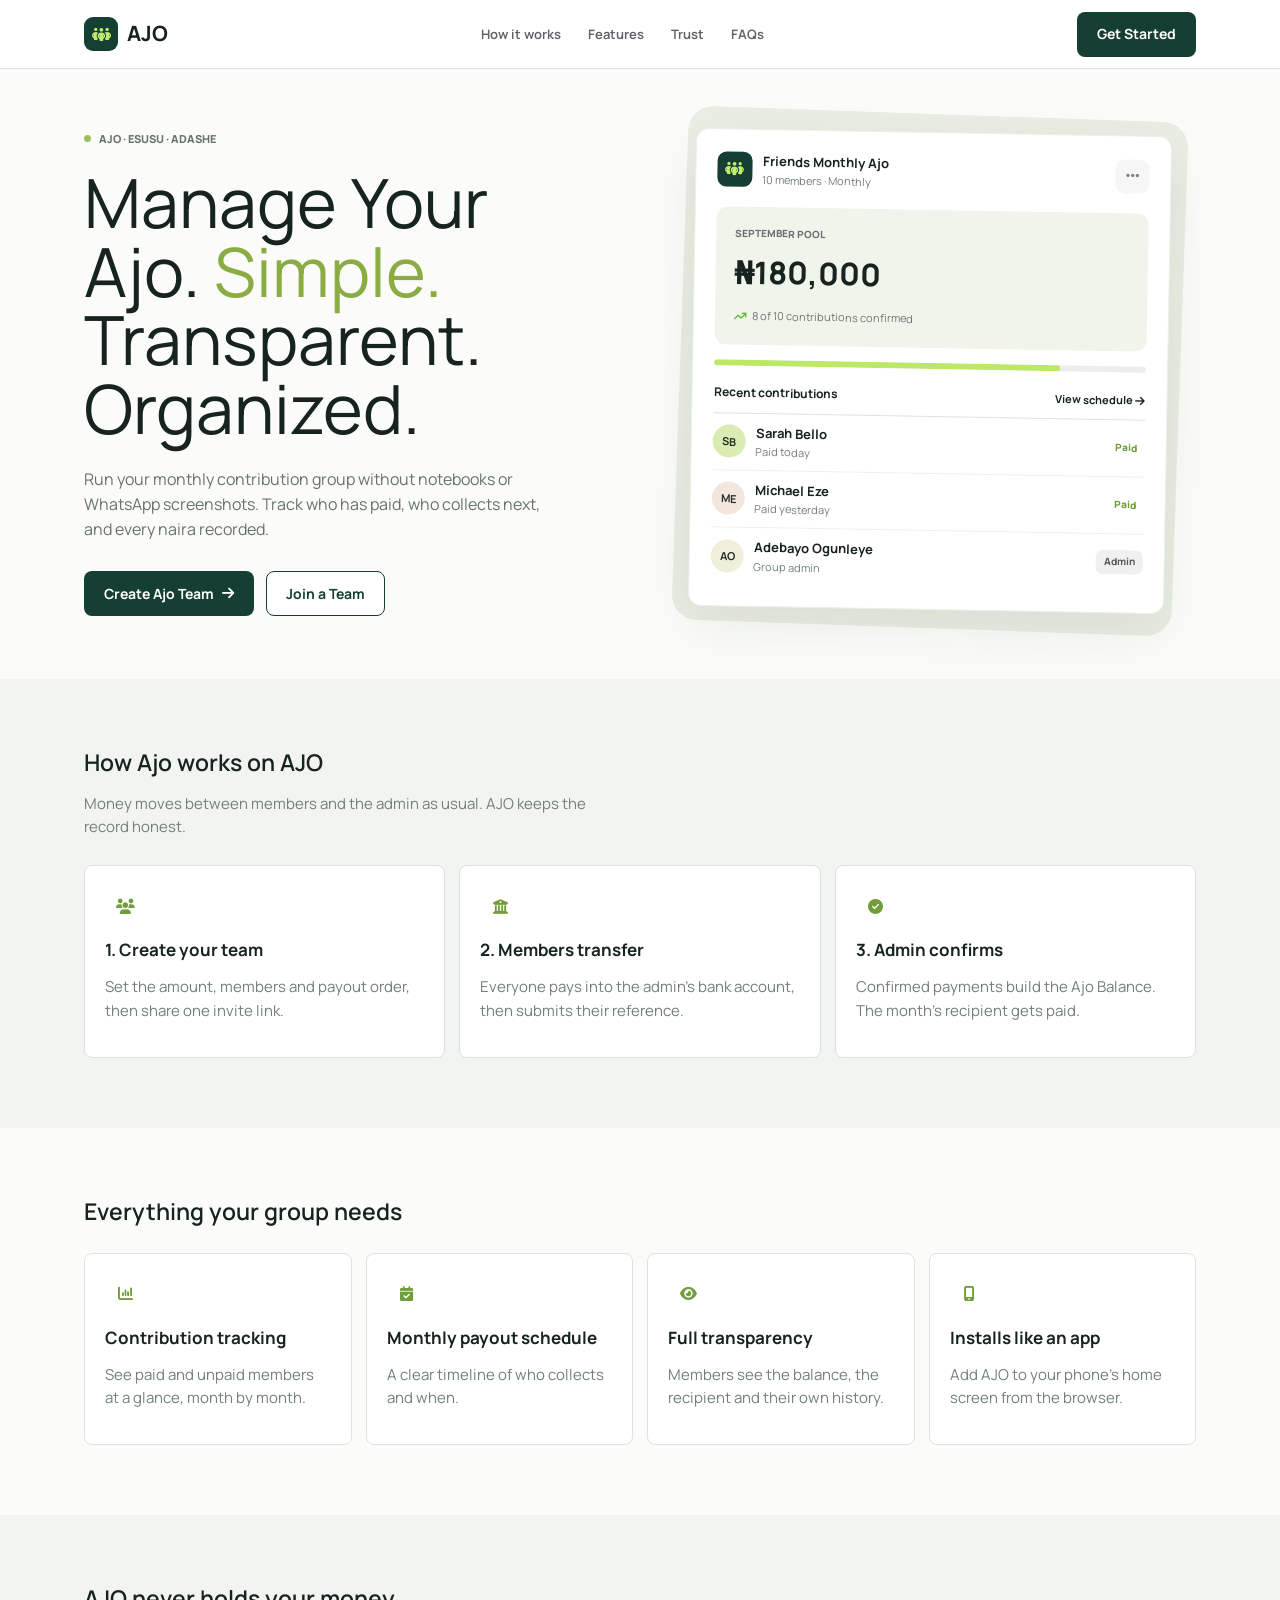
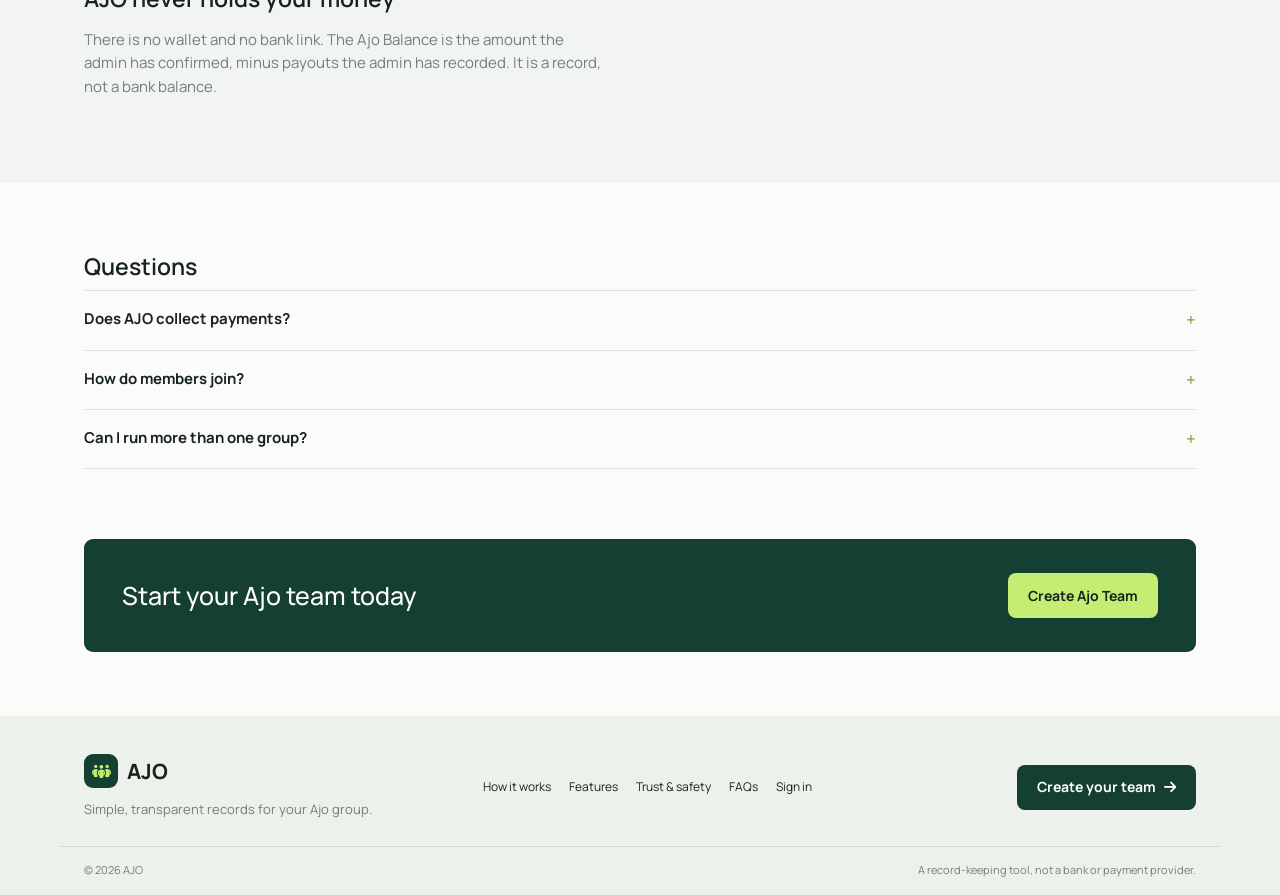
<file: ajo-app/index.html>
<!doctype html><html lang="en"><head><title>AJO — Manage your Ajo. Simple. Transparent. Organized.</title><meta charset="utf-8"><meta name="viewport" content="width=device-width,initial-scale=1"><meta name="theme-color" content="#f2f4f1"><link rel="manifest" href="manifest.json"><link rel="icon" href="assets/icons/ajo-mark.svg"><link rel="preconnect" href="https://fonts.googleapis.com"><link href="https://fonts.googleapis.com/css2?family=Manrope:wght@300;400;500;600;700;800&display=swap" rel="stylesheet"><link rel="stylesheet" href="https://cdnjs.cloudflare.com/ajax/libs/font-awesome/6.5.2/css/all.min.css"><link rel="stylesheet" href="css/style.css"></head><body>
<header class="top"><div class="wrap"><a class="logo" href="index.html"><i class="fa-solid fa-people-group"></i>AJO</a>
<nav aria-label="Primary"><a href="#how">How it works</a><a href="#features">Features</a><a href="#trust">Trust</a><a href="#faq">FAQs</a></nav>
<details class="mobile-menu"><summary aria-label="Open navigation"><i class="fa-solid fa-bars"></i></summary><nav aria-label="Mobile primary"><a href="#how">How it works</a><a href="#features">Features</a><a href="#trust">Trust</a><a href="#faq">FAQs</a></nav></details>
<a class="btn sm" href="register.html">Get Started</a></div></header>
<main>
<section class="wrap hero"><div><span class="tag">AJO · ESUSU · ADASHE</span>
<h1>Manage Your Ajo. <em>Simple.</em> Transparent. Organized.</h1>
<p>Run your monthly contribution group without notebooks or WhatsApp screenshots. Track who has paid, who collects next, and every naira recorded.</p>
<div class="cta"><a class="btn pop" href="register.html">Create Ajo Team <i class="fa-solid fa-arrow-right"></i></a><a class="btn line" href="join-team.html">Join a Team</a></div></div>
<div class="art" aria-label="A preview of the AJO contribution dashboard"><div class="product-preview">
<div class="preview-head"><div class="preview-brand"><span class="preview-mark"><i class="fa-solid fa-people-group"></i></span><span><b>Friends Monthly Ajo</b><small>10 members · Monthly</small></span></div><span class="preview-more" aria-hidden="true"><i class="fa-solid fa-ellipsis"></i></span></div>
<div class="preview-balance"><small>SEPTEMBER POOL</small><strong>₦180,000</strong><span><i class="fa-solid fa-arrow-trend-up"></i> 8 of 10 contributions confirmed</span></div>
<div class="preview-meter"><span></span></div><div class="preview-meta"><b>Recent contributions</b><a href="#how">View schedule <i class="fa-solid fa-arrow-right"></i></a></div>
<div class="preview-row"><span class="preview-person"><span class="preview-avatar">SB</span><span><b>Sarah Bello</b><small>Paid today</small></span></span><span class="preview-status">Paid</span></div>
<div class="preview-row"><span class="preview-person"><span class="preview-avatar alt">ME</span><span><b>Michael Eze</b><small>Paid yesterday</small></span></span><span class="preview-status">Paid</span></div>
<div class="preview-row"><span class="preview-person"><span class="preview-avatar gold">AO</span><span><b>Adebayo Ogunleye</b><small>Group admin</small></span></span><span class="badge b-info">Admin</span></div>
</div></div></section>

<section class="sec alt" id="how"><div class="wrap"><h2>How Ajo works on AJO</h2><p class="lead">Money moves between members and the admin as usual. AJO keeps the record honest.</p>
<div class="cols"><div class="card"><i class="ic fa-solid fa-users"></i><h3>1. Create your team</h3><p>Set the amount, members and payout order, then share one invite link.</p></div>
<div class="card"><i class="ic fa-solid fa-building-columns"></i><h3>2. Members transfer</h3><p>Everyone pays into the admin's bank account, then submits their reference.</p></div>
<div class="card"><i class="ic fa-solid fa-circle-check"></i><h3>3. Admin confirms</h3><p>Confirmed payments build the Ajo Balance. The month's recipient gets paid.</p></div></div></div></section>

<section class="sec" id="features"><div class="wrap"><h2>Everything your group needs</h2>
<div class="cols"><div class="card"><i class="ic fa-solid fa-chart-column"></i><h3>Contribution tracking</h3><p>See paid and unpaid members at a glance, month by month.</p></div>
<div class="card"><i class="ic fa-solid fa-calendar-check"></i><h3>Monthly payout schedule</h3><p>A clear timeline of who collects and when.</p></div>
<div class="card"><i class="ic fa-solid fa-eye"></i><h3>Full transparency</h3><p>Members see the balance, the recipient and their own history.</p></div>
<div class="card"><i class="ic fa-solid fa-mobile-screen"></i><h3>Installs like an app</h3><p>Add AJO to your phone's home screen from the browser.</p></div></div></div></section>

<section class="sec alt" id="trust"><div class="wrap"><h2>AJO never holds your money</h2><p class="lead">There is no wallet and no bank link. The Ajo Balance is the amount the admin has confirmed, minus payouts the admin has recorded. It is a record, not a bank balance.</p></div></section>

<section class="sec" id="faq"><div class="wrap"><h2>Questions</h2>
<details><summary>Does AJO collect payments?</summary><p>No. Members pay the admin directly. The admin confirms each payment in the app.</p></details>
<details><summary>How do members join?</summary><p>Through the admin's invite link. Joining always makes you a member, never an admin.</p></details>
<details><summary>Can I run more than one group?</summary><p>Yes. Every team has its own members, schedule and history.</p></details></div></section>

<section class="wrap" style="padding-bottom:64px"><div class="band"><h2>Start your Ajo team today</h2><a class="btn" href="register.html">Create Ajo Team</a></div></section></main>
<footer class="site-footer"><div class="wrap footer-main"><a class="logo" href="index.html"><i class="fa-solid fa-people-group"></i>AJO</a><p>Simple, transparent records for your Ajo group.</p><nav aria-label="Footer"><a href="#how">How it works</a><a href="#features">Features</a><a href="#trust">Trust & safety</a><a href="#faq">FAQs</a><a href="login.html">Sign in</a></nav><a class="btn sm" href="register.html">Create your team <i class="fa-solid fa-arrow-right"></i></a></div><div class="wrap footer-bottom"><span>© 2026 AJO</span><span>A record-keeping tool, not a bank or payment provider.</span></div></footer></body></html>
</file>
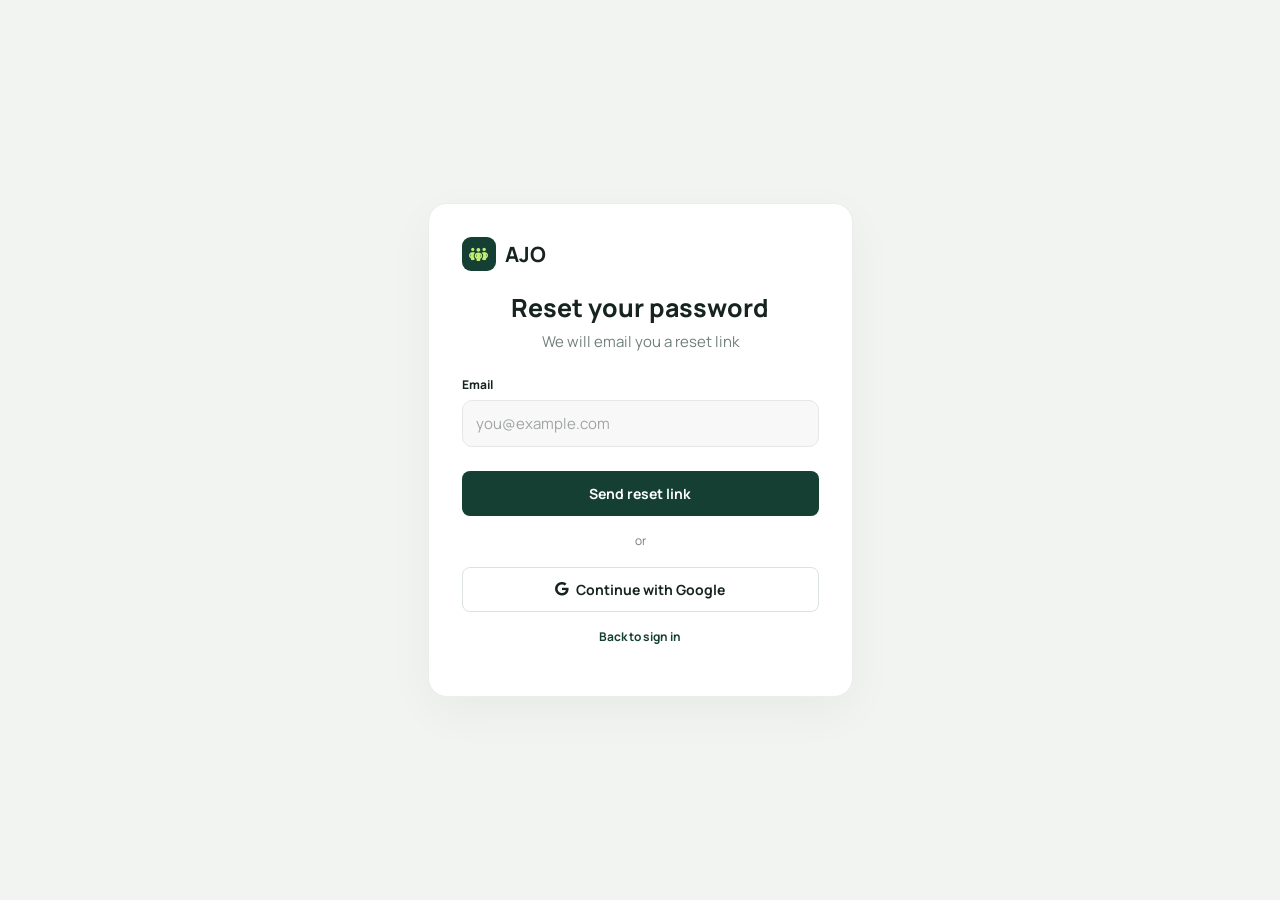
<file: ajo-app/forgot-password.html>
<!doctype html><html lang="en"><head><title>Reset your password — AJO</title><meta charset="utf-8"><meta name="viewport" content="width=device-width,initial-scale=1"><meta name="theme-color" content="#f2f4f1"><link rel="manifest" href="manifest.json"><link rel="icon" href="assets/icons/ajo-mark.svg"><link rel="preconnect" href="https://fonts.googleapis.com"><link href="https://fonts.googleapis.com/css2?family=Manrope:wght@300;400;500;600;700;800&display=swap" rel="stylesheet"><link rel="stylesheet" href="https://cdnjs.cloudflare.com/ajax/libs/font-awesome/6.5.2/css/all.min.css"><link rel="stylesheet" href="css/style.css"><script defer src="js/app.js"></script></head><body class="auth"><div class="box">
<a class="logo" style="justify-content:center;margin-bottom:22px" href="index.html"><i class="fa-solid fa-people-group"></i>AJO</a>
<h1>Reset your password</h1><p class="sub">We will email you a reset link</p>
<form id="f" novalidate><label for="e">Email</label><input id="e" type="email" placeholder="you@example.com" required><button class="btn block" style="margin-top:24px">Send reset link</button></form>
<div class="or">or</div><button class="btn line block" type="button" onclick="toast('Google sign-in connects when the backend is ready')"><i class="fa-brands fa-google"></i> Continue with Google</button>
<p class="or"><a href="login.html" style="color:var(--p);font-weight:700">Back to sign in</a></p></div>
<script>
document.addEventListener('DOMContentLoaded',()=>{$('#f').onsubmit=e=>{e.preventDefault();$('#e').value?toast('Reset link sent (demo)'):toast('Enter your email',1)}});
</script></body></html>
</file>
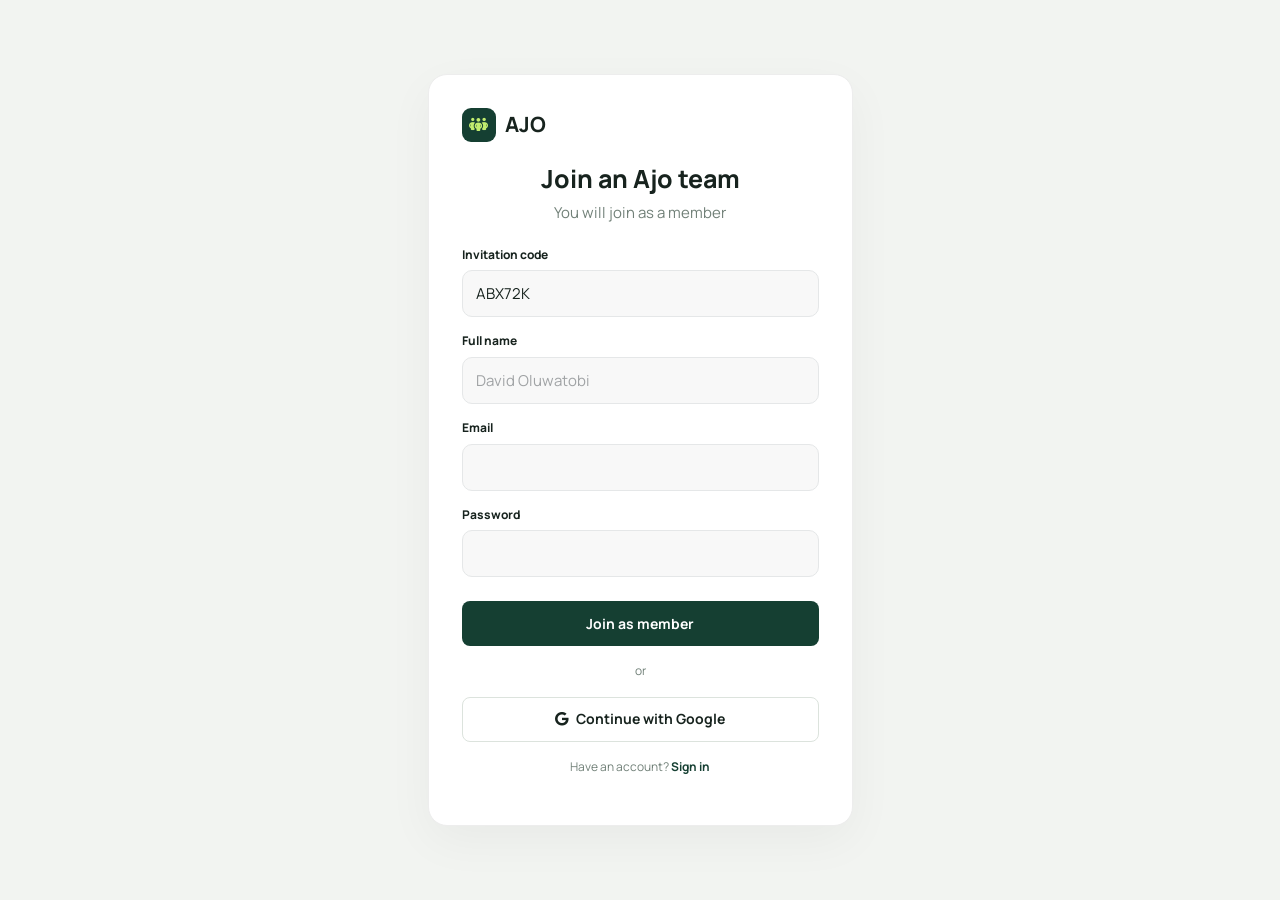
<file: ajo-app/join-team.html>
<!doctype html><html lang="en"><head><title>Join an Ajo team — AJO</title><meta charset="utf-8"><meta name="viewport" content="width=device-width,initial-scale=1"><meta name="theme-color" content="#f2f4f1"><link rel="manifest" href="manifest.json"><link rel="icon" href="assets/icons/ajo-mark.svg"><link rel="preconnect" href="https://fonts.googleapis.com"><link href="https://fonts.googleapis.com/css2?family=Manrope:wght@300;400;500;600;700;800&display=swap" rel="stylesheet"><link rel="stylesheet" href="https://cdnjs.cloudflare.com/ajax/libs/font-awesome/6.5.2/css/all.min.css"><link rel="stylesheet" href="css/style.css"><script defer src="js/app.js"></script></head><body class="auth"><div class="box">
<a class="logo" style="justify-content:center;margin-bottom:22px" href="index.html"><i class="fa-solid fa-people-group"></i>AJO</a>
<h1>Join an Ajo team</h1><p class="sub">You will join as a member</p>
<form id="f" novalidate><label for="c">Invitation code</label><input id="c" value="ABX72K" required><label for="n">Full name</label><input id="n" placeholder="David Oluwatobi" required><label for="e">Email</label><input id="e" type="email" required><label for="p">Password</label><input id="p" type="password" minlength="6" required><button class="btn block" style="margin-top:24px">Join as member</button></form>
<div class="or">or</div><button class="btn line block" type="button" onclick="toast('Google sign-in connects when the backend is ready')"><i class="fa-brands fa-google"></i> Continue with Google</button>
<p class="or">Have an account? <a href="login.html" style="color:var(--p);font-weight:700">Sign in</a></p></div>
<script>
document.addEventListener('DOMContentLoaded',()=>{$('#f').onsubmit=e=>{e.preventDefault();if(!$('#n').value||!$('#e').value||$('#p').value.length<6)return toast('Fill every field. Password needs 6+ characters',1);S.user={role:'member',name:$('#n').value,username:$('#n').value.split(' ')[0].toLowerCase(),email:$('#e').value};save();location.href='member/dashboard.html'}});
</script></body></html>
</file>
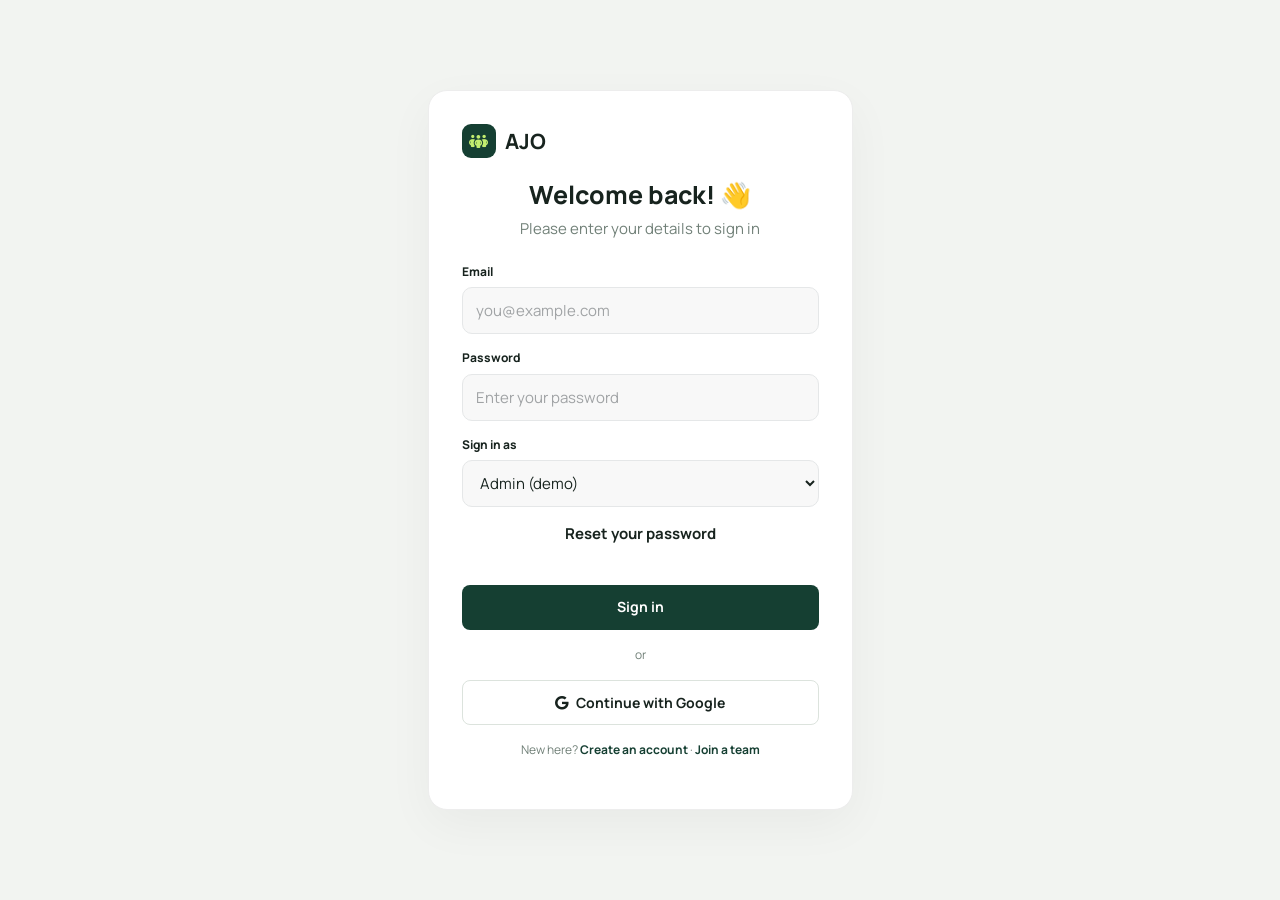
<file: ajo-app/login.html>
<!doctype html><html lang="en"><head><title>Welcome back! 👋 — AJO</title><meta charset="utf-8"><meta name="viewport" content="width=device-width,initial-scale=1"><meta name="theme-color" content="#f2f4f1"><link rel="manifest" href="manifest.json"><link rel="icon" href="assets/icons/ajo-mark.svg"><link rel="preconnect" href="https://fonts.googleapis.com"><link href="https://fonts.googleapis.com/css2?family=Manrope:wght@300;400;500;600;700;800&display=swap" rel="stylesheet"><link rel="stylesheet" href="https://cdnjs.cloudflare.com/ajax/libs/font-awesome/6.5.2/css/all.min.css"><link rel="stylesheet" href="css/style.css"><script defer src="js/app.js"></script></head><body class="auth"><div class="box">
<a class="logo" style="justify-content:center;margin-bottom:22px" href="index.html"><i class="fa-solid fa-people-group"></i>AJO</a>
<h1>Welcome back! 👋</h1><p class="sub">Please enter your details to sign in</p>
<form id="f" novalidate><label for="e">Email</label><input id="e" type="email" autocomplete="email" placeholder="you@example.com" required><label for="p">Password</label><input id="p" type="password" autocomplete="current-password" placeholder="Enter your password" required><label for="r">Sign in as</label><select id="r"><option value="admin">Admin (demo)</option><option value="member">Member (demo)</option></select><p style="text-align:center"><a href="forgot-password.html" style="font-weight:700">Reset your password</a></p><button class="btn block" style="margin-top:24px">Sign in</button></form>
<div class="or">or</div><button class="btn line block" type="button" onclick="toast('Google sign-in connects when the backend is ready')"><i class="fa-brands fa-google"></i> Continue with Google</button>
<p class="or">New here? <a href="register.html" style="color:var(--p);font-weight:700">Create an account</a> · <a href="join-team.html" style="color:var(--p);font-weight:700">Join a team</a></p></div>
<script>
document.addEventListener('DOMContentLoaded',()=>{$('#f').onsubmit=e=>{e.preventDefault();if(!$('#e').value||!$('#p').value)return toast('Enter your email and password',1);const r=$('#r').value;S.user={role:r,name:r==='admin'?'Adebayo Ogunleye':'David Oluwatobi',username:r==='admin'?'adebayo':'david',email:$('#e').value};save();location.href=r+'/dashboard.html'}});
</script></body></html>
</file>
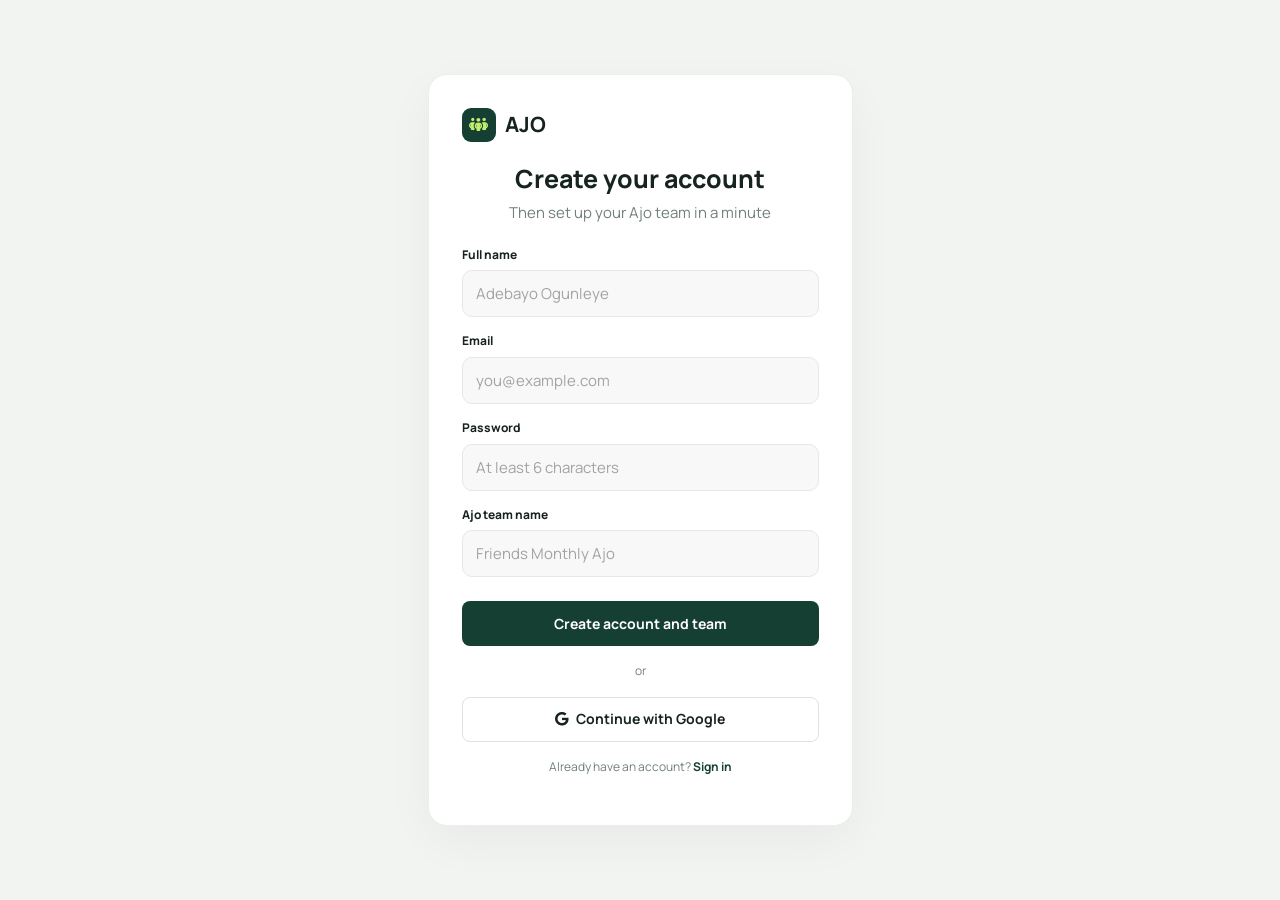
<file: ajo-app/register.html>
<!doctype html><html lang="en"><head><title>Create your account — AJO</title><meta charset="utf-8"><meta name="viewport" content="width=device-width,initial-scale=1"><meta name="theme-color" content="#f2f4f1"><link rel="manifest" href="manifest.json"><link rel="icon" href="assets/icons/ajo-mark.svg"><link rel="preconnect" href="https://fonts.googleapis.com"><link href="https://fonts.googleapis.com/css2?family=Manrope:wght@300;400;500;600;700;800&display=swap" rel="stylesheet"><link rel="stylesheet" href="https://cdnjs.cloudflare.com/ajax/libs/font-awesome/6.5.2/css/all.min.css"><link rel="stylesheet" href="css/style.css"><script defer src="js/app.js"></script></head><body class="auth"><div class="box">
<a class="logo" style="justify-content:center;margin-bottom:22px" href="index.html"><i class="fa-solid fa-people-group"></i>AJO</a>
<h1>Create your account</h1><p class="sub">Then set up your Ajo team in a minute</p>
<form id="f" novalidate><label for="n">Full name</label><input id="n" autocomplete="name" placeholder="Adebayo Ogunleye" required><label for="e">Email</label><input id="e" type="email" placeholder="you@example.com" required><label for="p">Password</label><input id="p" type="password" minlength="6" placeholder="At least 6 characters" required><label for="t">Ajo team name</label><input id="t" placeholder="Friends Monthly Ajo" required><button class="btn block" style="margin-top:24px">Create account and team</button></form>
<div class="or">or</div><button class="btn line block" type="button" onclick="toast('Google sign-in connects when the backend is ready')"><i class="fa-brands fa-google"></i> Continue with Google</button>
<p class="or">Already have an account? <a href="login.html" style="color:var(--p);font-weight:700">Sign in</a></p></div>
<script>
document.addEventListener('DOMContentLoaded',()=>{$('#f').onsubmit=e=>{e.preventDefault();if(!$('#n').value||!$('#e').value||$('#p').value.length<6||!$('#t').value)return toast('Fill every field. Password needs 6+ characters',1);S.team.name=$('#t').value;S.user={role:'admin',name:$('#n').value,username:$('#n').value.split(' ')[0].toLowerCase(),email:$('#e').value};save();location.href='admin/dashboard.html'}});
</script></body></html>
</file>
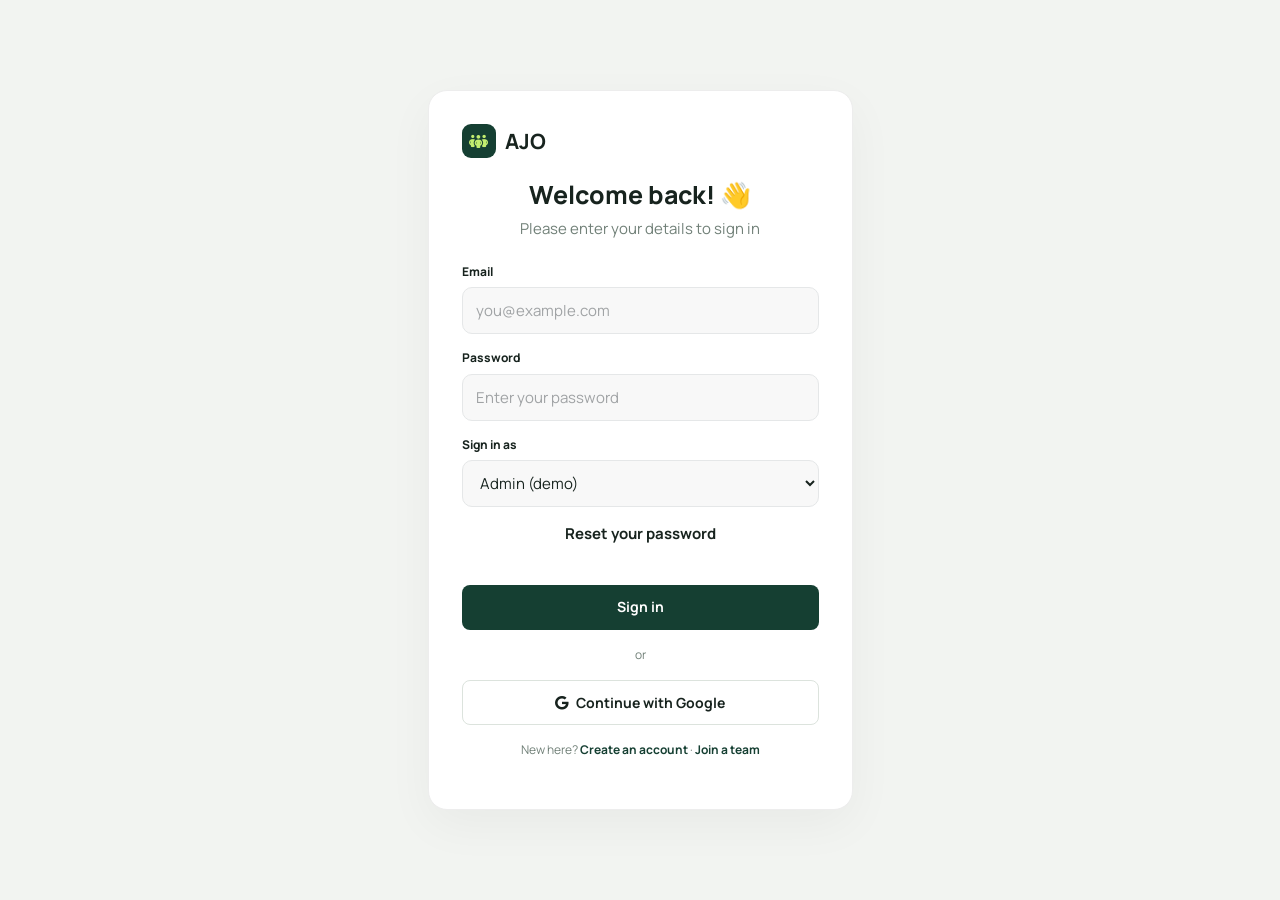
<file: ajo-app/admin/contributions.html>
<!doctype html>
<html lang="en"><head><meta charset="utf-8"><meta name="viewport" content="width=device-width,initial-scale=1"><meta name="theme-color" content="#f2f4f1"><link rel="manifest" href="../manifest.json"><link rel="icon" href="../assets/icons/ajo-mark.svg"><link href="https://fonts.googleapis.com/css2?family=Manrope:wght@300;400;500;600;700;800&display=swap" rel="stylesheet"><link rel="stylesheet" href="https://cdnjs.cloudflare.com/ajax/libs/font-awesome/6.5.2/css/all.min.css"><link rel="stylesheet" href="../css/style.css"><title>Contributions — AJO</title><script defer src="../js/app.js"></script><script defer src="../js/pages.js"></script></head><body><div id="view"></div></body></html>
</file>
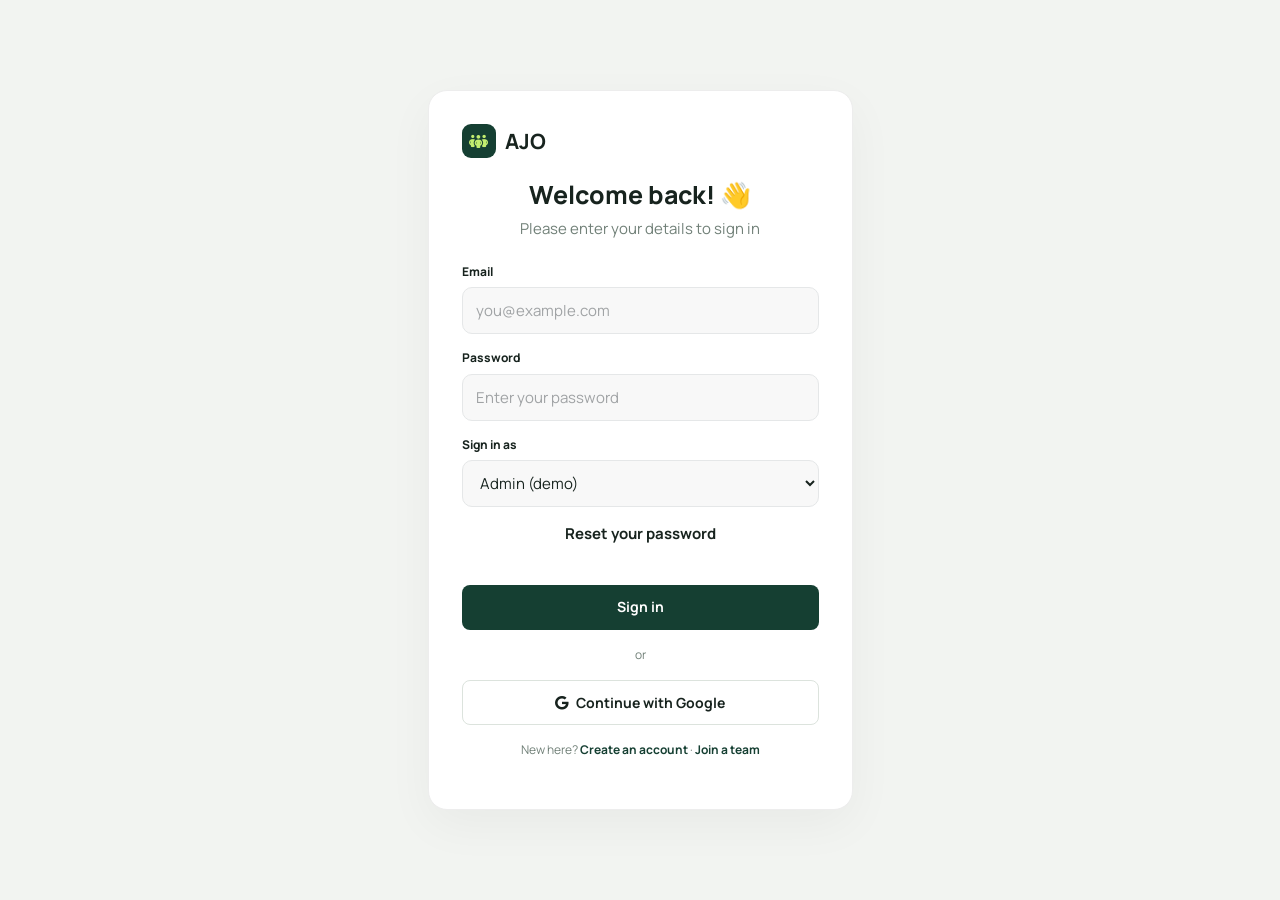
<file: ajo-app/admin/dashboard.html>
<!doctype html>
<html lang="en"><head><meta charset="utf-8"><meta name="viewport" content="width=device-width,initial-scale=1"><meta name="theme-color" content="#f2f4f1"><link rel="manifest" href="../manifest.json"><link rel="icon" href="../assets/icons/ajo-mark.svg"><link href="https://fonts.googleapis.com/css2?family=Manrope:wght@300;400;500;600;700;800&display=swap" rel="stylesheet"><link rel="stylesheet" href="https://cdnjs.cloudflare.com/ajax/libs/font-awesome/6.5.2/css/all.min.css"><link rel="stylesheet" href="../css/style.css"><title>Dashboard — AJO</title><script defer src="../js/app.js"></script><script defer src="../js/pages.js"></script></head><body><div id="view"></div></body></html>
</file>
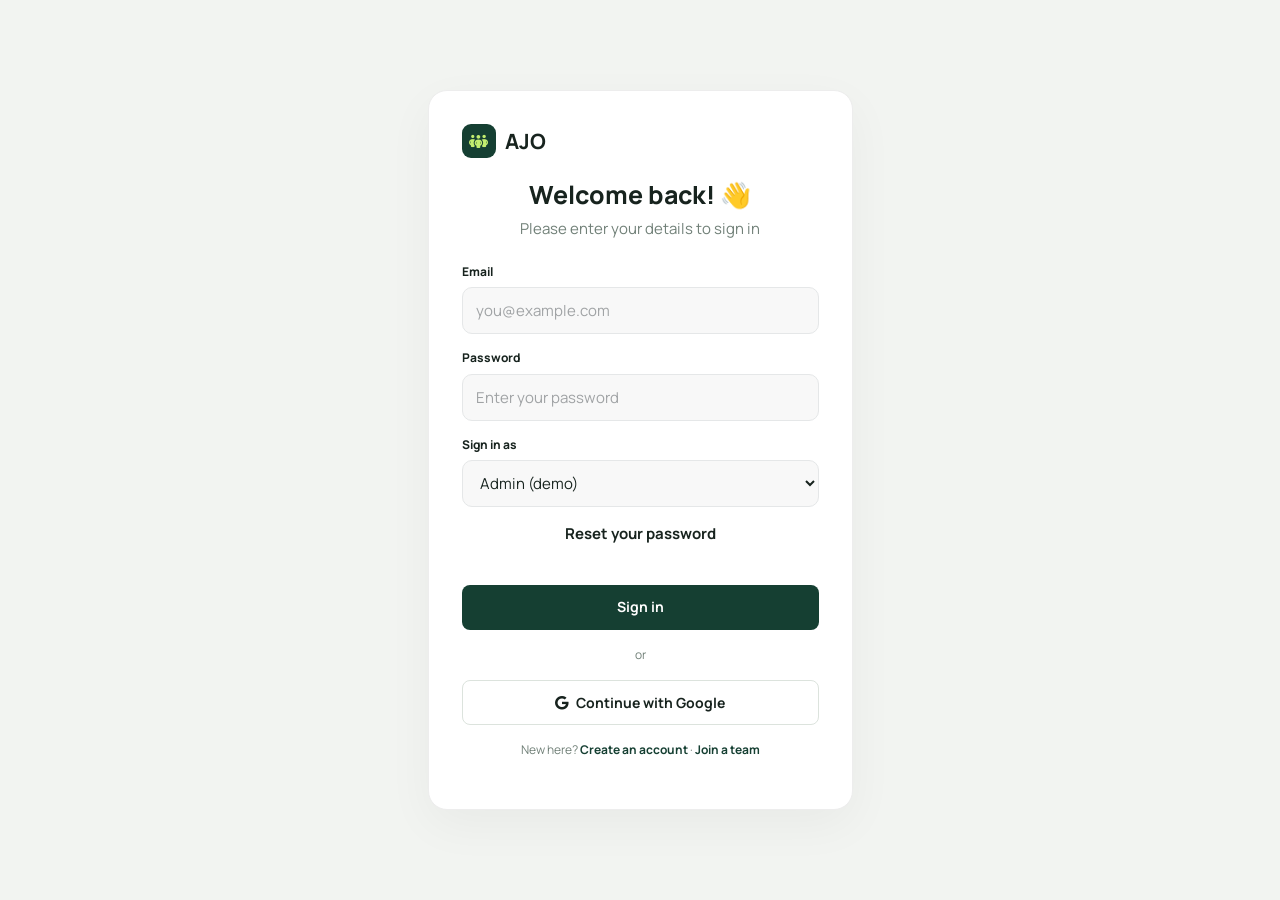
<file: ajo-app/admin/invite.html>
<!doctype html>
<html lang="en"><head><meta charset="utf-8"><meta name="viewport" content="width=device-width,initial-scale=1"><meta name="theme-color" content="#f2f4f1"><link rel="manifest" href="../manifest.json"><link rel="icon" href="../assets/icons/ajo-mark.svg"><link href="https://fonts.googleapis.com/css2?family=Manrope:wght@300;400;500;600;700;800&display=swap" rel="stylesheet"><link rel="stylesheet" href="https://cdnjs.cloudflare.com/ajax/libs/font-awesome/6.5.2/css/all.min.css"><link rel="stylesheet" href="../css/style.css"><title>Invite members — AJO</title><script defer src="../js/app.js"></script><script defer src="../js/pages.js"></script></head><body><div id="view"></div></body></html>
</file>
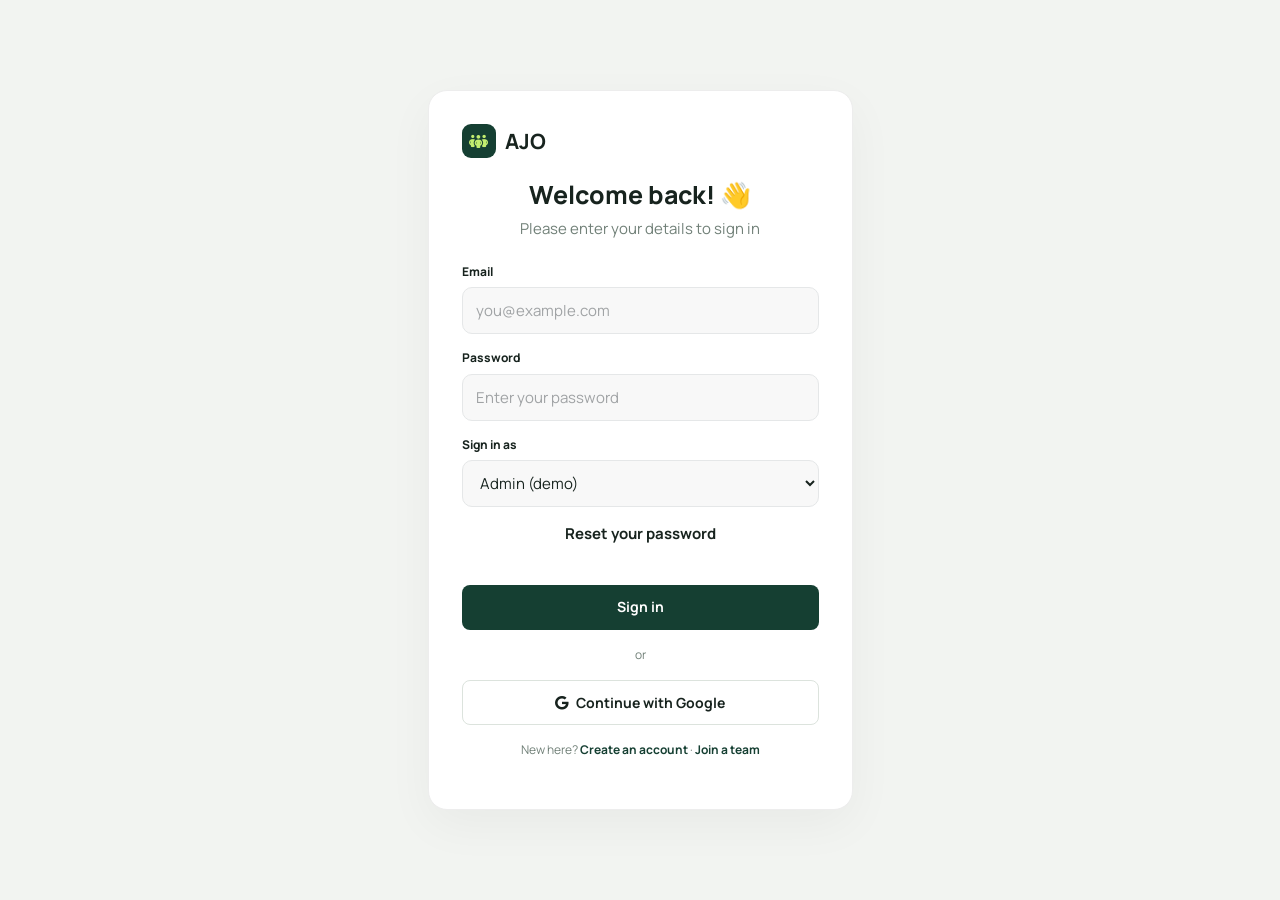
<file: ajo-app/admin/members.html>
<!doctype html>
<html lang="en"><head><meta charset="utf-8"><meta name="viewport" content="width=device-width,initial-scale=1"><meta name="theme-color" content="#f2f4f1"><link rel="manifest" href="../manifest.json"><link rel="icon" href="../assets/icons/ajo-mark.svg"><link href="https://fonts.googleapis.com/css2?family=Manrope:wght@300;400;500;600;700;800&display=swap" rel="stylesheet"><link rel="stylesheet" href="https://cdnjs.cloudflare.com/ajax/libs/font-awesome/6.5.2/css/all.min.css"><link rel="stylesheet" href="../css/style.css"><title>Members — AJO</title><script defer src="../js/app.js"></script><script defer src="../js/pages.js"></script></head><body><div id="view"></div></body></html>
</file>
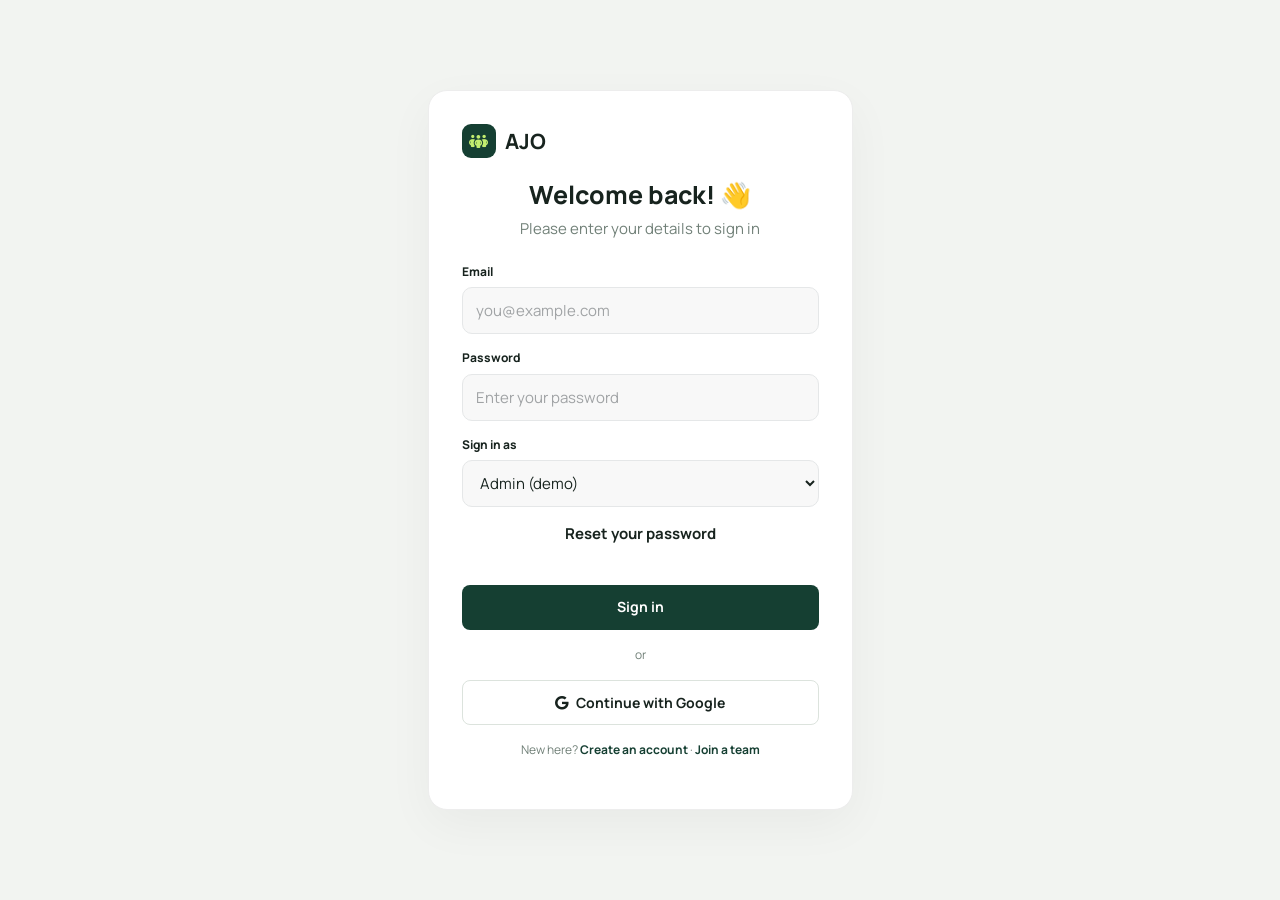
<file: ajo-app/admin/profile.html>
<!doctype html>
<html lang="en"><head><meta charset="utf-8"><meta name="viewport" content="width=device-width,initial-scale=1"><meta name="theme-color" content="#f2f4f1"><link rel="manifest" href="../manifest.json"><link rel="icon" href="../assets/icons/ajo-mark.svg"><link href="https://fonts.googleapis.com/css2?family=Manrope:wght@300;400;500;600;700;800&display=swap" rel="stylesheet"><link rel="stylesheet" href="https://cdnjs.cloudflare.com/ajax/libs/font-awesome/6.5.2/css/all.min.css"><link rel="stylesheet" href="../css/style.css"><title>Profile — AJO</title><script defer src="../js/app.js"></script><script defer src="../js/pages.js"></script></head><body><div id="view"></div></body></html>
</file>
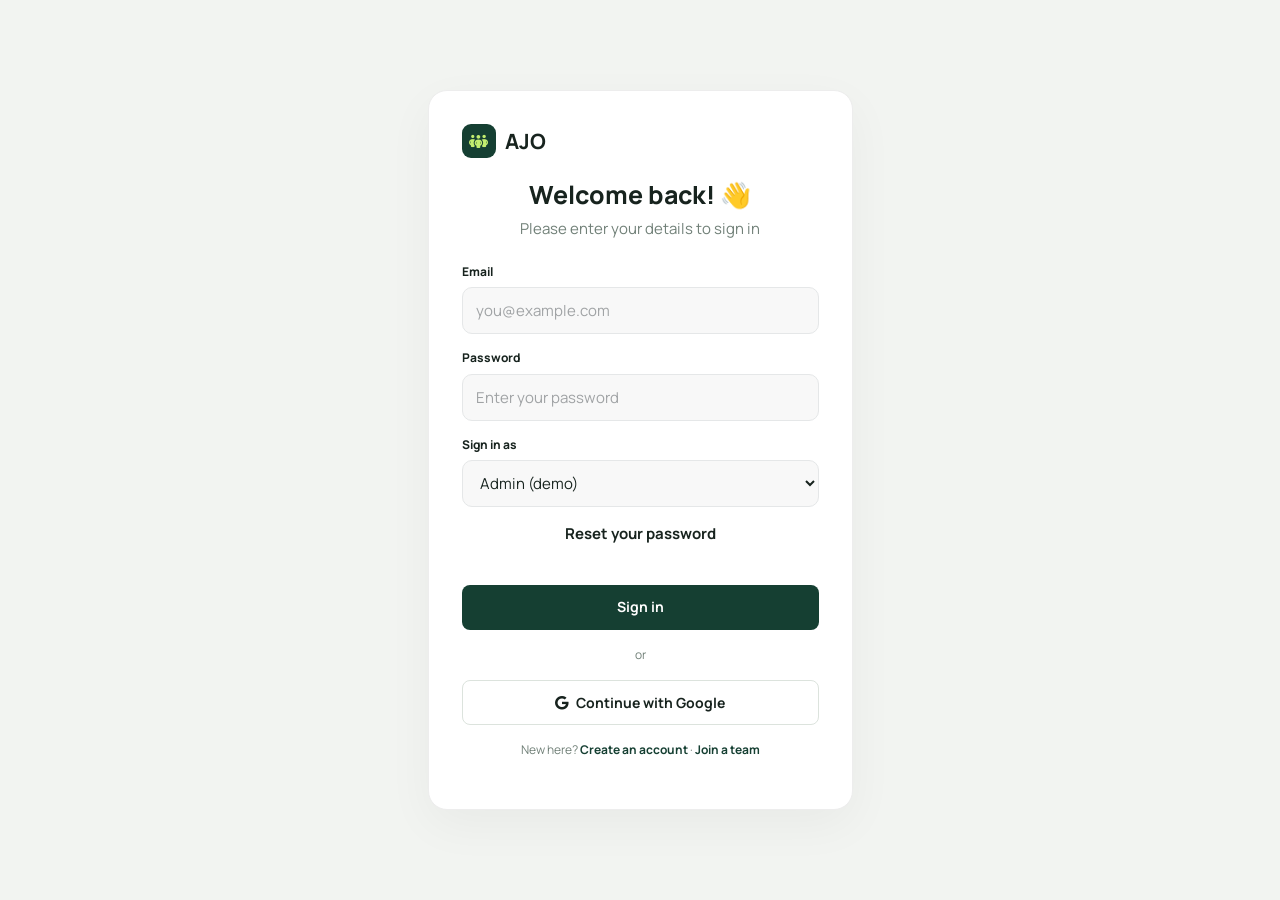
<file: ajo-app/admin/transactions.html>
<!doctype html>
<html lang="en"><head><meta charset="utf-8"><meta name="viewport" content="width=device-width,initial-scale=1"><meta name="theme-color" content="#f2f4f1"><link rel="manifest" href="../manifest.json"><link rel="icon" href="../assets/icons/ajo-mark.svg"><link href="https://fonts.googleapis.com/css2?family=Manrope:wght@300;400;500;600;700;800&display=swap" rel="stylesheet"><link rel="stylesheet" href="https://cdnjs.cloudflare.com/ajax/libs/font-awesome/6.5.2/css/all.min.css"><link rel="stylesheet" href="../css/style.css"><title>Transactions — AJO</title><script defer src="../js/app.js"></script><script defer src="../js/pages.js"></script></head><body><div id="view"></div></body></html>
</file>
<file: ajo-app/css/style.css>
:root {
  --p: #153f32;
  --pd: #0f3328;
  --pl: #edf3e8;
  --g: #c2ed6f;
  --ink: #17231e;
  --mut: #718078;
  --line: #dce3dd;
  --bg: #f2f4f1;
  --surface: #fff;
  --ok: #2d9b51;
  --wait: #ad721d;
  --bad: #bb4545;
  --radius: 12px;
  --shadow: 0 12px 32px #16191a0d;
}

* { box-sizing: border-box; }
html { scroll-behavior: smooth; scroll-padding-top: 84px; }
body { margin: 0; background: #fbfcfa; color: var(--ink); font: 15px/1.55 "Manrope", sans-serif; }
h1, h2, h3, .logo { margin: 0; font-family: "Manrope", sans-serif; letter-spacing: 0; line-height: 1.2; }
h2 { font-size: 23px; font-weight: 600; }
h3 { font-size: 17px; font-weight: 700; }
a { color: inherit; text-decoration: none; }
button, input, select, textarea { font: inherit; }
:focus-visible { outline: 3px solid #9bbd52; outline-offset: 3px; }
.wrap { width: min(1160px, 100%); margin: 0 auto; padding: 0 24px; }

.logo { display: inline-flex; align-items: center; gap: 9px; color: var(--ink); font-size: 21px; font-weight: 750; }
.logo i { display: grid; width: 34px; height: 34px; place-items: center; border-radius: 9px; background: var(--p); color: var(--g); font-size: 15px; }
.btn { display: inline-flex; min-height: 45px; align-items: center; justify-content: center; gap: 8px; padding: 0 19px; border: 1px solid transparent; border-radius: 8px; background: var(--p); color: #fff; font-size: 14px; font-weight: 700; cursor: pointer; transition: background .16s, transform .16s; }
.btn:hover { transform: translateY(-1px); background: var(--pd); }
.btn.secondary, .btn.line { border-color: var(--line); background: #fff; color: var(--ink); }
.btn.secondary:hover, .btn.line:hover { background: #f8f8f8; }
.btn.compact { min-height: 33px; padding: 0 11px; font-size: 12px; }
.btn.danger-button { background: #18191a; color: #fff; }
.btn.ok { background: var(--p); }
.btn.no { border-color: #f0dada; background: #fff; color: var(--bad); }
.btn.block { width: 100%; }
.btn:disabled { cursor: not-allowed; opacity: .55; transform: none; }
.text-link { color: var(--ink); font-size: 13px; font-weight: 700; }
.text-link:hover { text-decoration: underline; text-underline-offset: 3px; }
.muted { color: var(--mut); }
.eyebrow { display: block; color: var(--mut); font-size: 10px; font-weight: 800; }

.top { position: sticky; z-index: 20; top: 0; border-bottom: 1px solid var(--line); background: #ffffffed; backdrop-filter: blur(12px); }
.top .wrap { display: flex; height: 68px; align-items: center; justify-content: space-between; }
.top nav { display: flex; gap: 27px; color: #5f6366; font-size: 13px; font-weight: 650; }
.top nav a:hover, .footer-main nav a:hover { color: var(--ink); }
.mobile-menu { position: relative; display: none; }
.mobile-menu summary { display: grid; width: 40px; height: 40px; place-items: center; border: 1px solid var(--line); border-radius: 12px; color: var(--ink); cursor: pointer; list-style: none; }
.mobile-menu summary::-webkit-details-marker { display: none; }
.mobile-menu nav { position: absolute; top: calc(100% + 10px); right: -72px; display: grid; min-width: 200px; gap: 2px; padding: 7px; border: 1px solid var(--line); border-radius: 14px; background: #fff; box-shadow: var(--shadow); }
.mobile-menu nav a { padding: 10px 12px; border-radius: 9px; }
.mobile-menu nav a:hover { background: var(--bg); }

.hero { display: grid; min-height: 610px; grid-template-columns: 1fr 1fr; align-items: center; gap: 48px; padding-top: 48px; padding-bottom: 55px; }
.tag { display: inline-flex; align-items: center; gap: 8px; color: #65736a; font-size: 11px; font-weight: 800; }
.tag:before { width: 7px; height: 7px; border-radius: 50%; background: #9fbd61; content: ""; }
.hero h1 { max-width: 560px; margin: 20px 0 25px; font-size: clamp(48px, 5.3vw, 70px); font-weight: 400; line-height: 1.01; }
.hero h1 em { color: #8bab43; font-style: normal; }
.hero p { max-width: 48ch; margin: 0; color: #65736a; font-size: 16px; }
.cta { display: flex; flex-wrap: wrap; gap: 12px; margin-top: 29px; }
.cta .btn:first-child { background: var(--p); color: #fff; }
.cta .btn.line { border-color: var(--p); color: var(--p); }
.art { position: relative; width: 100%; max-width: 500px; margin: 0 auto; padding: 10px 5px; }
.art:before { position: absolute; z-index: 0; inset: -8px 0; border-radius: 25px; background: #e9ede2; content: ""; transform: rotate(2deg); }
.product-preview { position: relative; z-index: 1; overflow: hidden; margin: 0 7px; padding: 21px; border: 1px solid #eeefec; border-radius: 13px; background: #fff; box-shadow: 0 20px 55px #17231e13; transform: rotate(1deg); }
.preview-head, .preview-meta, .preview-row, .preview-person { display: flex; align-items: center; }
.preview-head, .preview-meta, .preview-row { justify-content: space-between; }
.preview-brand, .preview-person { display: flex; min-width: 0; align-items: center; gap: 10px; }
.preview-mark { display: grid; width: 35px; height: 35px; flex: none; place-items: center; border-radius: 9px; background: var(--p); color: var(--g); }
.preview-brand b, .preview-person b { display: block; font-size: 13px; font-weight: 700; }
.preview-brand small, .preview-person small { display: block; color: var(--mut); font-size: 11px; }
.preview-more { display: grid; width: 34px; height: 34px; place-items: center; border-radius: 10px; background: #f6f6f6; color: var(--mut); }
.preview-balance { margin-top: 19px; padding: 19px; border-radius: 11px; background: #f0f4eb; }
.preview-balance > small { display: block; color: #6c7072; font-size: 10px; font-weight: 800; }
.preview-balance strong { display: block; margin: 6px 0 7px; font-size: 31px; font-weight: 750; }
.preview-balance span { color: #717679; font-size: 11px; }
.preview-balance span i { margin-right: 4px; color: #65b73d; }
.preview-meter { height: 6px; margin: 15px 0 18px; overflow: hidden; border-radius: 8px; background: #ededed; }
.preview-meter span { display: block; width: 80%; height: 100%; border-radius: inherit; background: #bce965; }
.preview-meta { padding-bottom: 10px; border-bottom: 1px solid var(--line); font-size: 12px; }
.preview-meta a { font-size: 11px; font-weight: 700; }
.preview-row { min-height: 57px; border-bottom: 1px solid #f0f0f0; }
.preview-row:last-child { border-bottom: 0; }
.preview-avatar, .av { display: grid; width: 33px; height: 33px; flex: none; place-items: center; border-radius: 50%; background: #d9edb2; color: #283026; font-size: 11px; font-weight: 700; }
.preview-avatar.alt { background: #f3e6df; }
.preview-avatar.gold { background: #efefda; }
.preview-status { padding: 4px 8px; border-radius: 7px; background: transparent; color: #6e9b37; font-size: 10px; font-weight: 800; }

.sec { padding: 70px 0; }
.sec.alt { background: #f2f4f1; }
.sec h2 { margin-bottom: 10px; }
.lead { max-width: 58ch; color: var(--mut); }
.cols { display: grid; grid-template-columns: repeat(auto-fit, minmax(225px, 1fr)); gap: 14px; margin-top: 27px; }
.card { padding: 20px; border: 1px solid var(--line); border-radius: 8px; background: #fff; }
.card > i.ic { display: grid; width: 40px; height: 40px; place-items: center; margin-bottom: 14px; border-radius: 10px; background: transparent; color: #719d3b; }
.card h3 { margin-bottom: 7px; }
.card p { color: var(--mut); }
details:not(.mobile-menu) { margin: 0; padding: 16px 0; border: 0; border-top: 1px solid var(--line); border-radius: 0; background: transparent; }
summary { cursor: pointer; font-weight: 700; }
.sec details:last-of-type { border-bottom: 1px solid var(--line); }
.sec details summary { display: flex; justify-content: space-between; gap: 12px; }
.sec details summary:after { color: #819f4b; content: "+"; font-size: 17px; font-weight: 500; }
.sec details[open] summary:after { content: "−"; }
.band { display: flex; align-items: center; justify-content: space-between; gap: 20px; padding: 34px 38px; border-radius: 9px; background: var(--p); color: #fff; text-align: left; }
.band h2 { margin-bottom: 0 !important; font-size: 25px; font-weight: 500; }
.band .btn { background: #c5ed73; color: var(--ink); }
footer { padding: 33px 0; color: var(--mut); font-size: 13px; }
.site-footer { padding: 38px 0 17px; background: #edf1eb; color: var(--ink); }
.footer-main { display: grid; grid-template-columns: 1.1fr 1.5fr auto; align-items: center; gap: 11px 25px; }
.footer-main .logo { color: var(--ink); }
.footer-main .logo i { background: var(--p); color: var(--g); }
.footer-main p { grid-column: 1; grid-row: 2; margin: 0; color: #6f7d73; }
.footer-main nav { display: flex; grid-column: 2; grid-row: 1 / span 2; flex-wrap: wrap; gap: 10px 18px; font-size: 12px; }
.footer-main nav a:hover { color: var(--p); }
.footer-main > .btn { grid-column: 3; grid-row: 1 / span 2; white-space: nowrap; }
.footer-bottom { display: flex; justify-content: space-between; gap: 12px; margin-top: 26px; padding-top: 14px; border-top: 1px solid #d3ddd2; color: #718078; font-size: 11px; }

.auth { display: grid; min-height: 100vh; place-items: center; padding: 22px; background: #f2f4f1; }
.auth .box { width: 100%; max-width: 425px; padding: 33px; border: 1px solid #ededed; border-radius: 19px; background: #fff; box-shadow: 0 15px 48px #0000000b; }
.box h1 { font-size: 25px; font-weight: 750; text-align: center; }
.box .sub { margin: 7px 0 22px; color: var(--mut); text-align: center; }
label { display: block; margin: 15px 0 6px; font-size: 12px; font-weight: 750; }
input, select, textarea { width: 100%; min-height: 47px; padding: 0 13px; border: 1px solid #e5e7e8; border-radius: 10px; background: #f8f8f8; color: var(--ink); }
input:focus, select:focus, textarea:focus { border-color: #93d76f; outline: 0; background: #fff; }
input::placeholder { color: #a0a3a5; }
input[type="file"] { padding: 9px; }
.or { margin: 16px 0; color: var(--mut); font-size: 12px; text-align: center; }

.app { display: grid; min-height: 100vh; grid-template-columns: 224px minmax(0, 1fr); background: var(--bg); }
.side { position: sticky; top: 0; display: flex; height: 100vh; flex-direction: column; gap: 5px; padding: 22px 13px; border-right: 1px solid var(--line); background: #fff; }
.side .logo { margin: 0 8px 24px; }
.side > a:not(.logo) { display: flex; min-height: 44px; align-items: center; gap: 12px; padding: 10px 12px; border-radius: 11px; color: #777c80; font-size: 13px; font-weight: 650; }
.side > a:not(.logo) i { width: 19px; color: #85898d; text-align: center; }
.side > a:not(.logo):hover, .side > a:not(.logo).on { background: #f2f2f2; color: var(--ink); }
.side > a:not(.logo).on i { color: var(--ink); }
.side .sp { flex: 1; }
.side a#out { border-top: 1px solid var(--line); border-radius: 0; padding-top: 15px; }
.workspace { min-width: 0; }
.app-top { display: none; }
.main { width: min(1260px, 100%); min-width: 0; margin: 0 auto; padding: 30px 34px 54px; }
.page-head { display: flex; align-items: center; justify-content: space-between; gap: 14px; margin-bottom: 22px; }
.page-head h1 { margin-top: 5px; font-size: clamp(25px, 3vw, 31px); font-weight: 750; }
.page-head p { margin: 4px 0 0; color: var(--mut); font-size: 13px; }
.stat-grid { display: grid; grid-template-columns: repeat(4, minmax(0, 1fr)); gap: 12px; margin-bottom: 15px; }
.stat-card { display: grid; min-width: 0; grid-template-columns: 38px minmax(0, 1fr); align-items: center; column-gap: 10px; padding: 15px; border: 0; border-radius: var(--radius); background: #fff; }
.stat-icon { display: grid; width: 36px; height: 36px; grid-row: span 2; place-items: center; border-radius: 50%; background: #f2f2f2; font-size: 14px; }
.stat-label { overflow: hidden; color: var(--mut); font-size: 11px; text-overflow: ellipsis; white-space: nowrap; }
.stat-card strong { overflow-wrap: anywhere; font-size: clamp(16px, 1.9vw, 23px); font-weight: 750; }
.panel { min-width: 0; margin-bottom: 14px; padding: 19px; border: 0; border-radius: var(--radius); background: #fff; }
.panel h2 { margin: 3px 0 0; font-size: 19px; }
.panel p { color: var(--mut); }
.panel-heading, .panel-title { display: flex; align-items: center; justify-content: space-between; gap: 12px; margin-bottom: 15px; }
.panel-title { margin-bottom: 0; }
.dashboard-columns { display: grid; grid-template-columns: 1.03fr .97fr; gap: 14px; }
.balance-panel { background: #fff; }
.balance-panel h2 { margin-top: 8px; font-size: 32px; }
.balance-panel p { margin: 8px 0 14px; font-size: 12px; }
.round-icon { display: grid; width: 42px; height: 42px; place-items: center; border-radius: 50%; background: var(--pl); }
.progress-copy { display: flex; justify-content: space-between; gap: 8px; margin-top: 17px; font-size: 12px; }
.progress-copy span { color: var(--mut); }
.progress-track { height: 7px; overflow: hidden; margin: 8px 0; border-radius: 10px; background: #ededed; }
.progress-track span { display: block; height: 100%; border-radius: inherit; background: var(--p); }
.panel .muted { font-size: 12px; }
.next-payout { display: flex; flex-direction: column; align-items: flex-start; justify-content: center; }
.next-payout h2 { margin-top: 8px; font-size: 23px; }
.next-payout p { margin: 4px 0; font-size: 12px; }
.payout-amount { margin-top: 5px; font-size: 18px; font-weight: 750; }
.table-wrap { width: 100%; overflow-x: auto; }
table { width: 100%; border-collapse: collapse; font-size: 12px; }
th { padding: 10px; color: var(--mut); font-size: 10px; font-weight: 750; text-align: left; }
td { padding: 11px 10px; border-top: 1px solid #f0f0f0; vertical-align: middle; }
.table-person { display: inline-flex; align-items: center; gap: 8px; white-space: nowrap; }
.avatar { display: inline-grid; width: 30px; height: 30px; flex: none; place-items: center; border-radius: 50%; background: #f0f0f0; font-size: 10px; font-weight: 750; }
.badge { display: inline-flex; align-items: center; padding: 4px 8px; border-radius: 7px; font-size: 10px; font-weight: 750; white-space: nowrap; }
.b-ok { background: #eaf6e6; color: #368344; }
.b-wait { background: #fbf1dd; color: #95631f; }
.b-bad { background: #fae9e7; color: #a23d38; }
.b-info { background: #f0f0f0; color: #55595c; }
.dashboard-links { display: flex; align-items: center; gap: 10px; flex-wrap: wrap; }
.dashboard-links > a { display: flex; min-width: 220px; flex: 1; align-items: center; gap: 11px; padding: 13px; border-radius: 14px; background: #fff; }
.dashboard-links > a > i:first-child { display: grid; width: 35px; height: 35px; place-items: center; border-radius: 50%; background: #f2f2f2; }
.dashboard-links > a > i:last-child { margin-left: auto; color: var(--mut); }
.dashboard-links b, .dashboard-links small { display: block; }
.dashboard-links b { font-size: 12px; }
.dashboard-links small { color: var(--mut); font-size: 10px; }
.text-button { border: 0; background: transparent; color: var(--mut); font-size: 11px; cursor: pointer; }
.chart-bars { display: grid; height: 175px; grid-template-columns: repeat(6, minmax(0, 1fr)); align-items: end; gap: 10px; padding: 12px 5px 0; }
.chart-column { display: flex; min-width: 0; height: 100%; flex-direction: column; align-items: center; justify-content: flex-end; gap: 7px; }
.chart-value { color: var(--mut); font-size: 9px; }
.chart-track { display: flex; width: min(32px, 75%); height: 112px; align-items: flex-end; overflow: hidden; border-radius: 9px; background: #f3f3f3; }
.chart-track span { display: block; width: 100%; min-height: 2px; border-radius: 9px 9px 3px 3px; background: var(--p); }
.chart-column small { color: var(--mut); font-size: 10px; }
.search-input { width: min(260px, 100%); }
.activity-list { margin: 0 0 15px; padding: 0; list-style: none; }
.activity-row { display: flex; min-height: 57px; align-items: center; gap: 10px; border-bottom: 1px solid #f0f0f0; }
.activity-row:last-child { border-bottom: 0; }
.activity-dot { display: grid; width: 33px; height: 33px; flex: none; place-items: center; border-radius: 50%; background: #f2f2f2; font-size: 12px; }
.activity-dot.positive { background: var(--pl); }
.activity-copy { min-width: 0; flex: 1; }
.activity-copy b, .activity-copy small { display: block; }
.activity-copy b { font-size: 12px; }
.activity-copy small { color: var(--mut); font-size: 10px; }
.activity-row > strong { font-size: 12px; }
.empty-state { padding: 15px 0; font-size: 13px; }
.table .empty { padding: 25px; color: var(--mut); text-align: center; }
.payout-panel { display: flex; align-items: center; justify-content: space-between; gap: 16px; }
.payout-panel h2 { margin: 6px 0; font-size: 24px; }
.payout-panel p { margin: 0; font-size: 13px; }
.schedule-list { margin: 0; padding: 0; list-style: none; }
.schedule-list li { display: flex; min-height: 52px; align-items: center; gap: 12px; border-bottom: 1px solid #f1f1f1; }
.schedule-list li:last-child { border-bottom: 0; }
.schedule-list li > span:nth-child(2) { flex: 1; }
.schedule-list li b, .schedule-list li small { display: block; }
.schedule-list li b { font-size: 12px; }
.schedule-list li small { color: var(--mut); font-size: 11px; }
.schedule-dot { width: 10px; height: 10px; border: 2px solid #c6c8ca; border-radius: 50%; }
.schedule-list li.done .schedule-dot, .schedule-list li.now .schedule-dot { border-color: var(--p); background: var(--p); }
.linkbox { display: flex; gap: 8px; flex-wrap: wrap; }
.linkbox input { min-width: 190px; flex: 1; }
.invite-panel { max-width: 700px; padding: 25px; }
.invite-panel h2 { margin-top: 15px; }
.invite-icon { display: grid; width: 43px; height: 43px; place-items: center; border-radius: 50%; background: var(--pl); }
.profile-grid { display: grid; grid-template-columns: 1fr 1fr; gap: 14px; }
.profile-card { display: flex; flex-direction: column; align-items: flex-start; }
.profile-avatar { display: grid; width: 62px; height: 62px; place-items: center; margin-bottom: 17px; border-radius: 50%; background: var(--p); font-size: 19px; font-weight: 750; }
.profile-card h2 { margin-top: 7px; }
.profile-details { width: 100%; margin: 18px 0; }
.profile-details > div { display: flex; justify-content: space-between; gap: 12px; padding: 11px 0; border-bottom: 1px solid #f0f0f0; }
.profile-details dt { color: var(--mut); font-size: 12px; }
.profile-details dd { margin: 0; font-size: 12px; font-weight: 700; text-align: right; }
.contribution-layout { display: grid; grid-template-columns: minmax(0, 1.15fr) minmax(260px, .85fr); gap: 14px; }
.bank-details { display: grid; grid-template-columns: repeat(3, minmax(0, 1fr)); gap: 8px; margin: 17px 0; }
.bank-details > div { min-width: 0; padding: 12px; border-radius: 11px; background: #f5f5f5; }
.bank-details small, .bank-details b { display: block; overflow-wrap: anywhere; }
.bank-details small { margin-bottom: 4px; color: var(--mut); font-size: 10px; }
.bank-details b { font-size: 12px; }
.status-message { padding: 11px 12px; border-radius: 10px; font-size: 12px; }
.status-message.success { background: #eff8eb; color: #3b7f37; }
.status-message.warning { background: #fbf3e4; color: #90601b; }
.status-message.danger { background: #fae9e7; color: #a23d38; }
.contribution-layout form .btn { margin-top: 19px; }
.modal { position: fixed; z-index: 50; display: none; place-items: center; inset: 0; padding: 16px; background: #15171899; }
.modal.open { display: grid; }
.modal-card { position: relative; width: min(480px, 100%); max-height: 92vh; overflow: auto; padding: 23px; border-radius: 17px; background: #fff; }
.modal-card h2 { margin-bottom: 7px; }
.modal-close { position: absolute; top: 14px; right: 14px; display: grid; width: 34px; height: 34px; place-items: center; border: 0; border-radius: 50%; background: #f2f2f2; cursor: pointer; }
.modal-actions { display: flex; gap: 9px; margin-top: 20px; }
.modal-actions .btn { flex: 1; }
#toasts { position: fixed; z-index: 99; top: 14px; right: 14px; display: grid; gap: 8px; }
.toast { padding: 12px 16px; border-radius: 11px; background: #171819; color: #fff; font-weight: 700; animation: in .2s; }
.toast.err { background: var(--bad); }
@keyframes in { from { transform: translateY(-6px); opacity: 0; } }

@media (max-width: 1000px) {
  .stat-grid { grid-template-columns: repeat(2, minmax(0, 1fr)); }
  .hero { gap: 32px; }
}

@media (max-width: 820px) {
  .hero { min-height: 0; grid-template-columns: 1fr; gap: 30px; padding-top: 38px; padding-bottom: 45px; }
  .hero > div:first-child { max-width: 680px; }
  .art { max-width: 540px; }
  .top nav[aria-label="Primary"] { display: none; }
  .mobile-menu { display: block; margin-left: auto; margin-right: 9px; }
  .sec { padding: 54px 0; }
  .app { display: block; padding-bottom: calc(70px + env(safe-area-inset-bottom)); }
  .side { position: fixed; z-index: 30; inset: auto 0 0; display: flex; height: calc(62px + env(safe-area-inset-bottom)); flex-direction: row; justify-content: space-around; gap: 0; padding: 5px 4px calc(5px + env(safe-area-inset-bottom)); border-top: 1px solid #eaeaea; background: #fff; }
  .side .logo, .side .sp, .side #out { display: none; }
  .side > a:not(.logo) { min-width: 0; min-height: 49px; flex: 1; flex-direction: column; justify-content: center; gap: 3px; padding: 4px 2px; border-radius: 9px; font-size: 9px; line-height: 1.05; text-align: center; white-space: nowrap; }
  .side > a:not(.logo) > span { position: absolute; width: 1px; height: 1px; overflow: hidden; clip-path: inset(50%); white-space: nowrap; }
  .side > a:not(.logo) i { width: auto; height: 24px; color: #898d90; font-size: 16px; }
  .side > a:not(.logo).on { background: transparent; color: var(--ink); }
  .side > a:not(.logo).on i { color: #111; }
  .workspace { min-width: 0; }
  .app-top { position: sticky; z-index: 25; top: 0; display: flex; height: 58px; align-items: center; justify-content: space-between; padding: 0 16px; border-bottom: 1px solid #e9e9e9; background: #ffffffed; backdrop-filter: blur(10px); }
  .app-top .logo { font-size: 19px; }
  .app-top .logo i { width: 30px; height: 30px; border-radius: 9px; }
  .app-account { display: grid; width: 34px; height: 34px; place-items: center; border-radius: 50%; background: var(--p); font-size: 10px; font-weight: 800; }
  .main { padding: 22px 18px 30px; }
  .dashboard-columns { grid-template-columns: 1fr 1fr; }
  .footer-main { grid-template-columns: 1fr auto; }
  .footer-main nav { grid-column: 1 / -1; grid-row: 3; gap: 8px 17px; }
  .footer-main > .btn { grid-column: 2; grid-row: 1 / span 2; }
}

@media (max-width: 560px) {
  body { font-size: 14px; }
  .wrap { padding-right: 17px; padding-left: 17px; }
  .top .wrap { height: 61px; }
  .top .logo { font-size: 19px; }
  .top .logo i { width: 30px; height: 30px; }
  .top .btn { min-height: 37px; padding: 0 11px; font-size: 11px; }
  .mobile-menu { margin-right: 6px; }
  .mobile-menu summary { width: 37px; height: 37px; }
  .hero { gap: 25px; padding-top: 29px; padding-bottom: 35px; }
  .hero h1 { margin: 14px 0; font-size: clamp(37px, 10vw, 47px); }
  .hero p { font-size: 14px; }
  .cta { gap: 8px; margin-top: 21px; }
  .cta .btn { min-height: 43px; flex: 1; padding: 0 10px; font-size: 11px; }
  .product-preview { padding: 15px; border-radius: 17px; }
  .preview-balance { padding: 16px; }
  .preview-balance strong { font-size: 28px; }
  .sec { padding: 43px 0; }
  .sec h2 { font-size: 25px; }
  .cols { grid-template-columns: 1fr; gap: 10px; margin-top: 21px; }
  .card { padding: 17px; border-radius: 14px; }
  .band { padding: 31px 15px; border-radius: 16px; }
  .band { align-items: flex-start; flex-direction: column; }
  .band h2 { font-size: 22px; }
  .site-footer { padding: 29px 0 13px; }
  .footer-main { grid-template-columns: 1fr; gap: 7px; }
  .footer-main p, .footer-main nav, .footer-main > .btn { grid-column: 1; grid-row: auto; }
  .footer-main nav { padding: 12px 0; gap: 8px 14px; }
  .footer-main > .btn { justify-self: start; }
  .footer-bottom { display: grid; gap: 3px; margin-top: 19px; }
  .auth { min-height: 100svh; align-items: start; padding: 14px; }
  .auth .box { margin: auto 0; padding: 24px 18px; border-radius: 16px; }
  .box h1 { font-size: 22px; }
  .main { padding: 18px 13px 22px; }
  .page-head { align-items: flex-start; }
  .page-head h1 { font-size: 25px; }
  .page-head > .btn { min-height: 38px; padding: 0 10px; font-size: 11px; }
  .stat-grid { gap: 8px; }
  .stat-card { grid-template-columns: 31px minmax(0, 1fr); gap: 6px; padding: 12px 10px; border-radius: 13px; }
  .stat-icon { width: 30px; height: 30px; font-size: 12px; }
  .stat-label { font-size: 9px; }
  .stat-card strong { font-size: clamp(14px, 4.2vw, 18px); }
  .panel { padding: 15px; border-radius: 14px; }
  .panel h2 { font-size: 17px; }
  .panel-heading { align-items: flex-start; }
  .dashboard-columns, .contribution-layout, .profile-grid { grid-template-columns: 1fr; gap: 10px; }
  .balance-panel h2 { font-size: 29px; }
  .table-wrap { overflow: visible; }
  table, tbody, tr, td { display: block; width: 100%; }
  thead { display: none; }
  tr { margin-bottom: 9px; padding: 8px 10px; border: 1px solid #efefef; border-radius: 12px; background: #fff; }
  td { display: flex; align-items: center; justify-content: space-between; gap: 12px; padding: 7px 0; border: 0; }
  td:before { flex: none; color: var(--mut); content: attr(data-label); font-size: 10px; font-weight: 650; }
  td[data-label="Member"] { justify-content: flex-end; }
  td[data-label="Member"]:before { margin-right: auto; }
  td[data-label="Actions"] { justify-content: flex-end; }
  .table-person { white-space: normal; }
  .dashboard-links { display: grid; grid-template-columns: 1fr; }
  .dashboard-links > a { min-width: 0; }
  .payout-panel { align-items: flex-start; flex-direction: column; }
  .bank-details { grid-template-columns: 1fr; }
  .linkbox { display: grid; grid-template-columns: 1fr 1fr; }
  .linkbox input { min-width: 0; grid-column: 1 / -1; }
  .linkbox .btn { padding: 0 9px; font-size: 11px; }
  .invite-panel { padding: 18px; }
  .search-input { width: 100%; }
  .panel-heading:has(.search-input) { flex-direction: column; }
  .modal { padding: 10px; }
  .modal-card { max-height: calc(100svh - 20px); padding: 18px; }
  .chart-bars { height: 158px; }
}

@media (max-width: 360px) {
  .top .logo { font-size: 17px; }
  .top .btn { padding: 0 8px; }
  .mobile-menu { margin-right: 4px; }
  .cta { flex-direction: column; }
  .stat-grid { grid-template-columns: 1fr 1fr; }
  .side > a:not(.logo) { font-size: 8px; }
}

@media (prefers-reduced-motion: reduce) {
  *, *:before, *:after { animation: none !important; scroll-behavior: auto !important; transition: none !important; }
}
</file>
